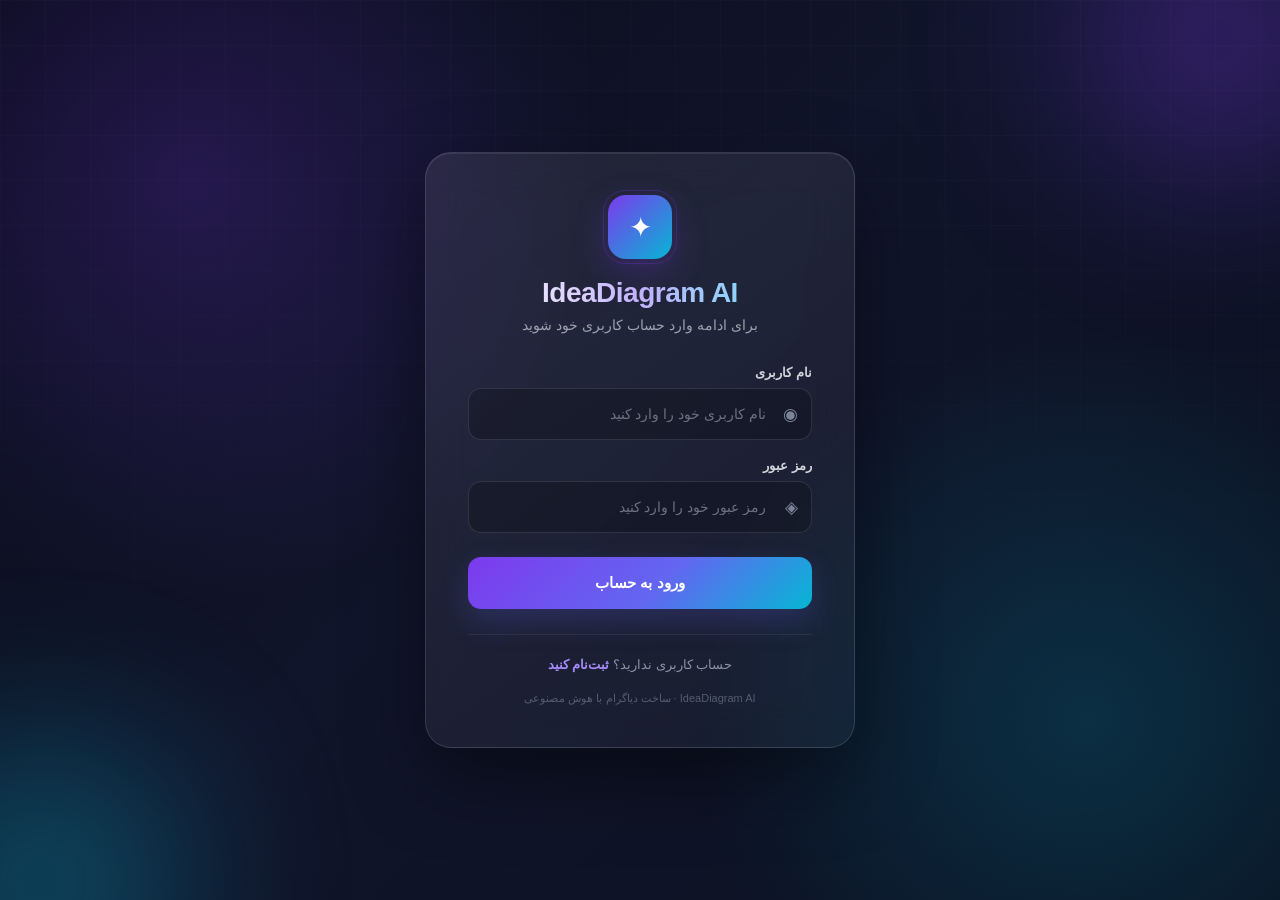
<file: frontend/login.html>
<!DOCTYPE html>
<html lang="fa" dir="rtl">

<head>
    <meta charset="UTF-8">
    <meta name="viewport" content="width=device-width, initial-scale=1.0">

    <title>ورود | IdeaDiagram AI</title>

    <style>
        /* =====================================================
           RESET
        ===================================================== */

        * {
            margin: 0;
            padding: 0;
            box-sizing: border-box;
        }


        /* =====================================================
           BODY
        ===================================================== */

        body {
            min-height: 100vh;

            font-family:
                'Segoe UI',
                Tahoma,
                Arial,
                sans-serif;

            color: #ffffff;

            background:
                radial-gradient(
                    circle at 15% 20%,
                    rgba(124, 58, 237, 0.22),
                    transparent 32%
                ),
                radial-gradient(
                    circle at 85% 80%,
                    rgba(6, 182, 212, 0.18),
                    transparent 30%
                ),
                linear-gradient(
                    135deg,
                    #080b18 0%,
                    #11152b 45%,
                    #0a1020 100%
                );

            display: flex;
            align-items: center;
            justify-content: center;

            padding: 24px;

            overflow: hidden;

            position: relative;
        }


        /* =====================================================
           BACKGROUND GRID
        ===================================================== */

        body::before {
            content: "";

            position: fixed;
            inset: 0;

            background-image:
                linear-gradient(
                    rgba(255,255,255,0.025) 1px,
                    transparent 1px
                ),
                linear-gradient(
                    90deg,
                    rgba(255,255,255,0.025) 1px,
                    transparent 1px
                );

            background-size: 45px 45px;

            mask-image: linear-gradient(
                to bottom,
                rgba(0,0,0,0.8),
                transparent
            );

            pointer-events: none;
        }


        /* =====================================================
           GLOW CIRCLES
        ===================================================== */

        .glow {
            position: fixed;

            width: 280px;
            height: 280px;

            border-radius: 50%;

            filter: blur(90px);

            pointer-events: none;

            opacity: 0.35;
        }

        .glow-one {
            background: #7c3aed;

            top: -100px;
            right: -80px;
        }

        .glow-two {
            background: #06b6d4;

            bottom: -120px;
            left: -100px;
        }


        /* =====================================================
           LOGIN CARD
        ===================================================== */

        .login-box {
            width: 430px;
            max-width: 100%;

            padding: 42px;

            background:
                linear-gradient(
                    145deg,
                    rgba(255,255,255,0.085),
                    rgba(255,255,255,0.035)
                );

            border: 1px solid rgba(255,255,255,0.12);

            border-radius: 26px;

            backdrop-filter: blur(22px);
            -webkit-backdrop-filter: blur(22px);

            box-shadow:
                0 30px 80px rgba(0,0,0,0.45),
                inset 0 1px 0 rgba(255,255,255,0.08);

            position: relative;

            z-index: 2;

            animation: cardAppear 0.6s ease;
        }


        @keyframes cardAppear {

            from {
                opacity: 0;
                transform: translateY(20px) scale(0.98);
            }

            to {
                opacity: 1;
                transform: translateY(0) scale(1);
            }
        }


        /* =====================================================
           LOGO
        ===================================================== */

        .logo {
            width: 64px;
            height: 64px;

            margin: 0 auto 18px;

            display: flex;
            align-items: center;
            justify-content: center;

            border-radius: 18px;

            font-size: 28px;

            background:
                linear-gradient(
                    135deg,
                    #7c3aed,
                    #06b6d4
                );

            box-shadow:
                0 12px 35px rgba(124,58,237,0.28);

            position: relative;
        }


        .logo::after {
            content: "";

            position: absolute;
            inset: -5px;

            border-radius: 22px;

            border: 1px solid rgba(124,58,237,0.25);
        }


        /* =====================================================
           TITLE
        ===================================================== */

        .brand-title {
            text-align: center;

            font-size: 28px;
            font-weight: 800;

            letter-spacing: -0.5px;

            background:
                linear-gradient(
                    90deg,
                    #ffffff,
                    #c4b5fd,
                    #67e8f9
                );

            -webkit-background-clip: text;
            background-clip: text;

            -webkit-text-fill-color: transparent;
        }


        .subtitle {
            text-align: center;

            color: #9ca3af;

            font-size: 14px;

            margin-top: 8px;
            margin-bottom: 32px;
        }


        /* =====================================================
           FORM
        ===================================================== */

        .input-group {
            margin-bottom: 18px;
        }


        .input-group label {
            display: block;

            margin-bottom: 8px;

            color: #d1d5db;

            font-size: 13px;
            font-weight: 600;
        }


        .input-wrapper {
            position: relative;
        }


        .input-icon {
            position: absolute;

            right: 14px;
            top: 50%;

            transform: translateY(-50%);

            color: #7c8497;

            font-size: 17px;

            pointer-events: none;
        }


        input {
            width: 100%;

            height: 52px;

            padding:
                0 45px
                0 14px;

            border-radius: 13px;

            border: 1px solid rgba(255,255,255,0.11);

            background: rgba(0,0,0,0.22);

            color: #ffffff;

            font-family: inherit;

            font-size: 14px;

            outline: none;

            transition:
                border-color 0.25s,
                box-shadow 0.25s,
                background 0.25s;
        }


        input::placeholder {
            color: #6b7280;
        }


        input:focus {
            border-color: rgba(124,58,237,0.75);

            background: rgba(0,0,0,0.30);

            box-shadow:
                0 0 0 3px rgba(124,58,237,0.12),
                0 8px 25px rgba(0,0,0,0.15);
        }


        /* =====================================================
           LOGIN BUTTON
        ===================================================== */

        button {
            width: 100%;

            height: 52px;

            margin-top: 6px;

            border: none;

            border-radius: 13px;

            background:
                linear-gradient(
                    135deg,
                    #7c3aed,
                    #6366f1 55%,
                    #06b6d4
                );

            color: white;

            font-family: inherit;

            font-size: 15px;
            font-weight: 700;

            cursor: pointer;

            box-shadow:
                0 12px 30px rgba(99,102,241,0.22);

            transition:
                transform 0.2s,
                box-shadow 0.2s,
                opacity 0.2s;
        }


        button:hover {
            transform: translateY(-2px);

            box-shadow:
                0 16px 38px rgba(99,102,241,0.32);
        }


        button:active {
            transform: translateY(0);
        }


        button:disabled {
            opacity: 0.55;

            cursor: not-allowed;

            transform: none;
        }


        /* =====================================================
           LOADING
        ===================================================== */

        .loading {
            display: none;

            align-items: center;
            justify-content: center;

            gap: 9px;

            margin-top: 16px;

            color: #a5b4fc;

            font-size: 13px;
        }


        .loading.active {
            display: flex;
        }


        .spinner {
            width: 17px;
            height: 17px;

            border: 2px solid rgba(255,255,255,0.18);

            border-top-color: #a5b4fc;

            border-radius: 50%;

            animation: spin 0.8s linear infinite;
        }


        @keyframes spin {

            to {
                transform: rotate(360deg);
            }
        }


        /* =====================================================
           ERROR
        ===================================================== */

        .error {
            display: none;

            margin-top: 15px;

            padding: 12px 14px;

            border-radius: 11px;

            background: rgba(239,68,68,0.08);

            border: 1px solid rgba(239,68,68,0.22);

            color: #fca5a5;

            font-size: 13px;

            text-align: center;
        }


        .error.active {
            display: block;

            animation: messageAppear 0.25s ease;
        }


        @keyframes messageAppear {

            from {
                opacity: 0;
                transform: translateY(-4px);
            }

            to {
                opacity: 1;
                transform: translateY(0);
            }
        }


        /* =====================================================
           REGISTER LINK
        ===================================================== */

        .link {
            text-align: center;

            margin-top: 25px;

            padding-top: 22px;

            border-top:
                1px solid rgba(255,255,255,0.07);

            color: #8b93a5;

            font-size: 13px;
        }


        .link a {
            color: #a78bfa;

            text-decoration: none;

            font-weight: 700;

            transition: color 0.2s;
        }


        .link a:hover {
            color: #67e8f9;
        }


        /* =====================================================
           FOOTER
        ===================================================== */

        .footer-text {
            text-align: center;

            margin-top: 20px;

            color: #555d70;

            font-size: 11px;
        }


        /* =====================================================
           MOBILE
        ===================================================== */

        @media (max-width: 480px) {

            body {
                padding: 16px;
            }

            .login-box {
                padding: 30px 22px;

                border-radius: 22px;
            }

            .brand-title {
                font-size: 24px;
            }

            .logo {
                width: 58px;
                height: 58px;

                font-size: 24px;
            }
        }

    </style>
</head>


<body>

    <div class="glow glow-one"></div>
    <div class="glow glow-two"></div>


    <div class="login-box">

        <div class="logo">
            ✦
        </div>

        <h1 class="brand-title">
            IdeaDiagram AI
        </h1>

        <p class="subtitle">
            برای ادامه وارد حساب کاربری خود شوید
        </p>


        <div class="input-group">

            <label for="username">
                نام کاربری
            </label>

            <div class="input-wrapper">

                <span class="input-icon">
                    ◉
                </span>

                <input
                    type="text"
                    id="username"
                    placeholder="نام کاربری خود را وارد کنید"
                    autocomplete="username"
                >

            </div>

        </div>


        <div class="input-group">

            <label for="password">
                رمز عبور
            </label>

            <div class="input-wrapper">

                <span class="input-icon">
                    ◈
                </span>

                <input
                    type="password"
                    id="password"
                    placeholder="رمز عبور خود را وارد کنید"
                    autocomplete="current-password"
                >

            </div>

        </div>


        <button id="loginBtn" onclick="login()">
            ورود به حساب
        </button>


        <div class="loading" id="loading">

            <span class="spinner"></span>

            <span>
                در حال ورود...
            </span>

        </div>


        <div class="error" id="error"></div>


        <div class="link">

            حساب کاربری ندارید؟

            <a href="register.html">
                ثبت‌نام کنید
            </a>

        </div>


        <div class="footer-text">
            IdeaDiagram AI · ساخت دیاگرام با هوش مصنوعی
        </div>

    </div>


    <script>

        /* =====================================================
           API
        ===================================================== */

        const API_URL =
            window.location.hostname === 'localhost'
                ? 'http://localhost:54321/api/v1'
                : 'https://diagram-api-nrt3.onrender.com/api/v1';


        /* =====================================================
           LOGIN
        ===================================================== */

        async function login() {

            const username =
                document
                    .getElementById('username')
                    .value
                    .trim();

            const password =
                document
                    .getElementById('password')
                    .value
                    .trim();


            if (!username || !password) {

                showError(
                    'لطفاً نام کاربری و رمز عبور را وارد کنید'
                );

                return;
            }


            const btn =
                document.getElementById('loginBtn');

            const loading =
                document.getElementById('loading');


            btn.disabled = true;

            loading.classList.add('active');

            hideError();


            try {

                const formData =
                    new URLSearchParams();

                formData.append(
                    'username',
                    username
                );

                formData.append(
                    'password',
                    password
                );


                const response =
                    await fetch(
                        `${API_URL}/auth/login`,
                        {
                            method: 'POST',

                            headers: {
                                'Content-Type':
                                    'application/x-www-form-urlencoded'
                            },

                            body: formData
                        }
                    );


                if (!response.ok) {

                    const err =
                        await response.json();

                    throw new Error(
                        err.detail ||
                        'خطا در ورود'
                    );
                }


                const data =
                    await response.json();


                localStorage.setItem(
                    'token',
                    data.access_token
                );

                localStorage.setItem(
                    'username',
                    username
                );


                window.location.href =
                    'index.html';


            } catch (err) {

                showError(
                    err.message
                );

            } finally {

                btn.disabled = false;

                loading.classList.remove(
                    'active'
                );
            }
        }


        /* =====================================================
           ERROR
        ===================================================== */

        function showError(msg) {

            const error =
                document.getElementById('error');

            error.textContent =
                '❌ ' + msg;

            error.classList.add('active');
        }


        function hideError() {

            document
                .getElementById('error')
                .classList.remove('active');
        }


        /* =====================================================
           ENTER KEY
        ===================================================== */

        document.addEventListener(
            'keydown',
            function (e) {

                if (e.key === 'Enter') {
                    login();
                }

            }
        );

    </script>

</body>

</html>
</file>
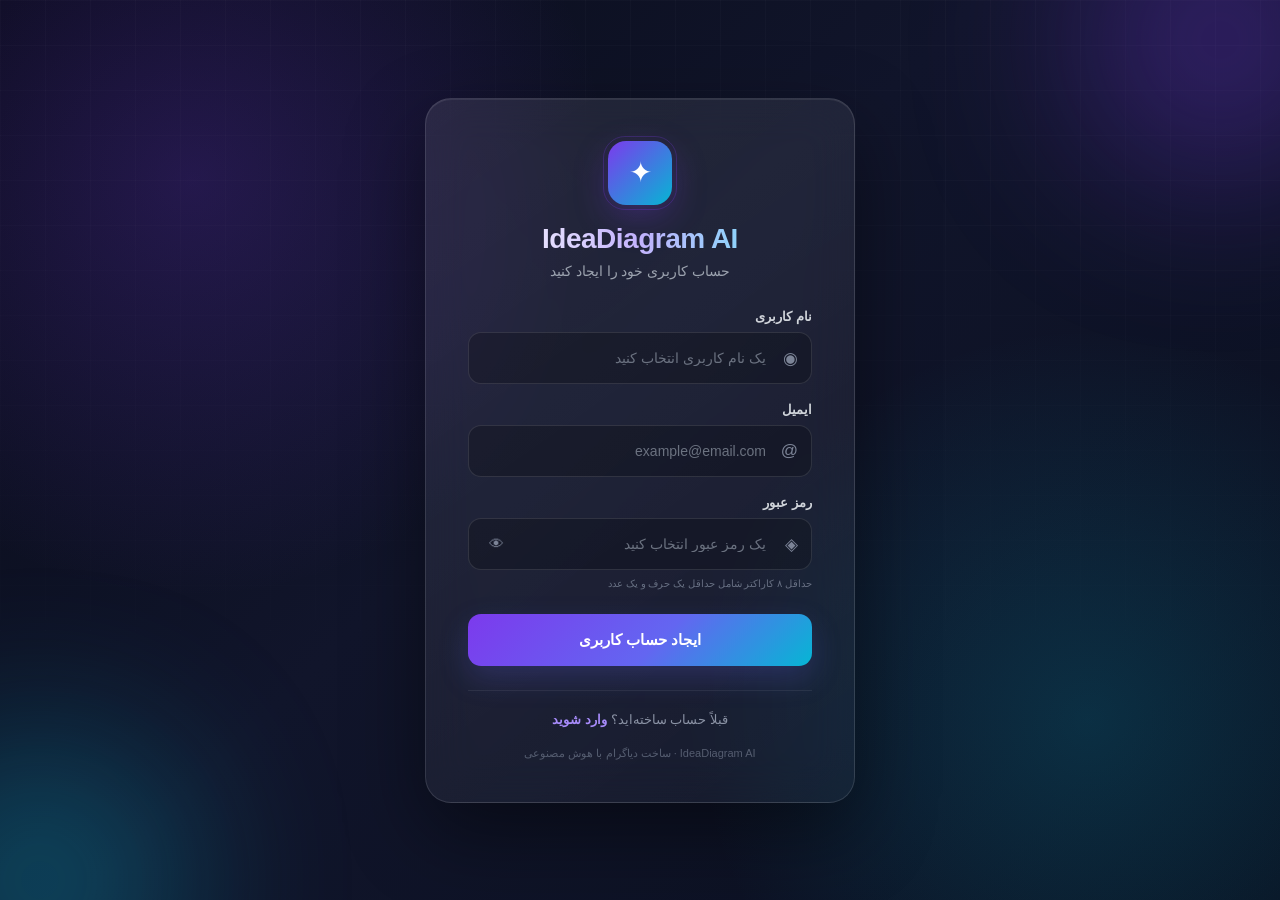
<file: frontend/register.html>
<!DOCTYPE html>
<html lang="fa" dir="rtl">

<head>

    <meta charset="UTF-8">

    <meta
        name="viewport"
        content="width=device-width, initial-scale=1.0"
    >

    <title>ثبت‌نام | IdeaDiagram AI</title>


    <style>

        /* =====================================================
           RESET
        ===================================================== */

        * {
            margin: 0;
            padding: 0;
            box-sizing: border-box;
        }


        /* =====================================================
           BODY
        ===================================================== */

        body {

            min-height: 100vh;

            font-family:
                'Segoe UI',
                Tahoma,
                Arial,
                sans-serif;

            color: white;

            background:
                radial-gradient(
                    circle at 15% 20%,
                    rgba(124, 58, 237, 0.22),
                    transparent 32%
                ),
                radial-gradient(
                    circle at 85% 80%,
                    rgba(6, 182, 212, 0.18),
                    transparent 30%
                ),
                linear-gradient(
                    135deg,
                    #080b18 0%,
                    #11152b 45%,
                    #0a1020 100%
                );

            display: flex;

            align-items: center;

            justify-content: center;

            padding: 24px;

            overflow: hidden;

            position: relative;
        }


        /* =====================================================
           BACKGROUND GRID
        ===================================================== */

        body::before {

            content: "";

            position: fixed;

            inset: 0;

            background-image:
                linear-gradient(
                    rgba(255,255,255,0.025) 1px,
                    transparent 1px
                ),
                linear-gradient(
                    90deg,
                    rgba(255,255,255,0.025) 1px,
                    transparent 1px
                );

            background-size: 45px 45px;

            mask-image:
                linear-gradient(
                    to bottom,
                    rgba(0,0,0,0.8),
                    transparent
                );

            pointer-events: none;
        }


        /* =====================================================
           GLOW
        ===================================================== */

        .glow {

            position: fixed;

            width: 280px;
            height: 280px;

            border-radius: 50%;

            filter: blur(90px);

            pointer-events: none;

            opacity: 0.35;
        }


        .glow-one {

            background: #7c3aed;

            top: -100px;
            right: -80px;
        }


        .glow-two {

            background: #06b6d4;

            bottom: -120px;
            left: -100px;
        }


        /* =====================================================
           REGISTER CARD
        ===================================================== */

        .register-box {

            width: 430px;

            max-width: 100%;

            padding: 42px;

            background:
                linear-gradient(
                    145deg,
                    rgba(255,255,255,0.085),
                    rgba(255,255,255,0.035)
                );

            border:
                1px solid rgba(255,255,255,0.12);

            border-radius: 26px;

            backdrop-filter: blur(22px);

            -webkit-backdrop-filter: blur(22px);

            box-shadow:
                0 30px 80px rgba(0,0,0,0.45),
                inset 0 1px 0 rgba(255,255,255,0.08);

            position: relative;

            z-index: 2;

            animation:
                cardAppear 0.6s ease;
        }


        @keyframes cardAppear {

            from {
                opacity: 0;

                transform:
                    translateY(20px)
                    scale(0.98);
            }

            to {
                opacity: 1;

                transform:
                    translateY(0)
                    scale(1);
            }
        }


        /* =====================================================
           LOGO
        ===================================================== */

        .logo {

            width: 64px;

            height: 64px;

            margin:
                0 auto 18px;

            display: flex;

            align-items: center;

            justify-content: center;

            border-radius: 18px;

            font-size: 28px;

            background:
                linear-gradient(
                    135deg,
                    #7c3aed,
                    #06b6d4
                );

            box-shadow:
                0 12px 35px
                rgba(124,58,237,0.28);

            position: relative;
        }


        .logo::after {

            content: "";

            position: absolute;

            inset: -5px;

            border-radius: 22px;

            border:
                1px solid
                rgba(124,58,237,0.25);
        }


        /* =====================================================
           TITLE
        ===================================================== */

        .brand-title {

            text-align: center;

            font-size: 28px;

            font-weight: 800;

            letter-spacing: -0.5px;

            background:
                linear-gradient(
                    90deg,
                    #ffffff,
                    #c4b5fd,
                    #67e8f9
                );

            -webkit-background-clip: text;

            background-clip: text;

            -webkit-text-fill-color: transparent;
        }


        .subtitle {

            text-align: center;

            color: #9ca3af;

            font-size: 14px;

            margin-top: 8px;

            margin-bottom: 30px;
        }


        /* =====================================================
           INPUT GROUP
        ===================================================== */

        .input-group {

            margin-bottom: 18px;
        }


        .input-group label {

            display: block;

            margin-bottom: 8px;

            color: #d1d5db;

            font-size: 13px;

            font-weight: 600;
        }


        .input-wrapper {

            position: relative;
        }


        .input-icon {

            position: absolute;

            right: 14px;

            top: 50%;

            transform:
                translateY(-50%);

            color: #7c8497;

            font-size: 17px;

            pointer-events: none;

            z-index: 2;
        }


        input {

            width: 100%;

            height: 52px;

            padding:
                0 45px
                0 45px;

            border-radius: 13px;

            border:
                1px solid
                rgba(255,255,255,0.11);

            background:
                rgba(0,0,0,0.22);

            color: white;

            font-family: inherit;

            font-size: 14px;

            outline: none;

            transition:
                border-color 0.25s,
                box-shadow 0.25s,
                background 0.25s;
        }


        input::placeholder {

            color: #6b7280;
        }


        input:focus {

            border-color:
                rgba(124,58,237,0.75);

            background:
                rgba(0,0,0,0.30);

            box-shadow:
                0 0 0 3px
                rgba(124,58,237,0.12),
                0 8px 25px
                rgba(0,0,0,0.15);
        }


        /* =====================================================
           VALID / INVALID INPUT
        ===================================================== */

        input.valid {

            border-color:
                rgba(34,197,94,0.55);
        }


        input.invalid {

            border-color:
                rgba(239,68,68,0.65);

            box-shadow:
                0 0 0 3px
                rgba(239,68,68,0.07);
        }


        /* =====================================================
           FIELD ERROR
        ===================================================== */

        .field-error {

            min-height: 0;

            margin-top: 5px;

            color: #fca5a5;

            font-size: 11px;

            line-height: 1.6;

            opacity: 0;

            transform: translateY(-3px);

            transition:
                opacity 0.2s,
                transform 0.2s;
        }


        .field-error.active {

            opacity: 1;

            transform:
                translateY(0);
        }


        /* =====================================================
           PASSWORD TOGGLE
        ===================================================== */

        .password-toggle {

            position: absolute;

            left: 13px;

            top: 50%;

            transform:
                translateY(-50%);

            width: 30px;

            height: 30px;

            padding: 0;

            margin: 0;

            border: none;

            background: transparent;

            color: #7c8497;

            box-shadow: none;

            font-size: 15px;

            cursor: pointer;

            z-index: 3;
        }


        .password-toggle:hover {

            transform:
                translateY(-50%);

            box-shadow: none;

            color: #c4b5fd;
        }


        /* =====================================================
           PASSWORD HINT
        ===================================================== */

        .password-hint {

            color: #687083;

            font-size: 10px;

            line-height: 1.7;

            margin-top: 5px;
        }


        /* =====================================================
           REGISTER BUTTON
        ===================================================== */

        #registerBtn {

            width: 100%;

            height: 52px;

            margin-top: 4px;

            border: none;

            border-radius: 13px;

            background:
                linear-gradient(
                    135deg,
                    #7c3aed,
                    #6366f1 55%,
                    #06b6d4
                );

            color: white;

            font-family: inherit;

            font-size: 15px;

            font-weight: 700;

            cursor: pointer;

            box-shadow:
                0 12px 30px
                rgba(99,102,241,0.22);

            transition:
                transform 0.2s,
                box-shadow 0.2s,
                opacity 0.2s;
        }


        #registerBtn:hover {

            transform:
                translateY(-2px);

            box-shadow:
                0 16px 38px
                rgba(99,102,241,0.32);
        }


        #registerBtn:active {

            transform:
                translateY(0);
        }


        #registerBtn:disabled {

            opacity: 0.55;

            cursor: not-allowed;

            transform: none;
        }


        /* =====================================================
           ERROR MESSAGE
        ===================================================== */

        .error {

            display: none;

            margin-top: 15px;

            padding: 12px 14px;

            border-radius: 11px;

            background:
                rgba(239,68,68,0.08);

            border:
                1px solid
                rgba(239,68,68,0.22);

            color: #fca5a5;

            font-size: 13px;

            text-align: center;
        }


        .error.active {

            display: block;

            animation:
                messageAppear 0.25s ease;
        }


        /* =====================================================
           SUCCESS MESSAGE
        ===================================================== */

        .success {

            display: none;

            margin-top: 15px;

            padding: 12px 14px;

            border-radius: 11px;

            background:
                rgba(34,197,94,0.08);

            border:
                1px solid
                rgba(34,197,94,0.22);

            color: #86efac;

            font-size: 13px;

            text-align: center;
        }


        .success.active {

            display: block;

            animation:
                messageAppear 0.25s ease;
        }


        @keyframes messageAppear {

            from {

                opacity: 0;

                transform:
                    translateY(-4px);
            }

            to {

                opacity: 1;

                transform:
                    translateY(0);
            }
        }


        /* =====================================================
           LOGIN LINK
        ===================================================== */

        .link {

            text-align: center;

            margin-top: 24px;

            padding-top: 21px;

            border-top:
                1px solid
                rgba(255,255,255,0.07);

            color: #8b93a5;

            font-size: 13px;
        }


        .link a {

            color: #a78bfa;

            text-decoration: none;

            font-weight: 700;

            transition:
                color 0.2s;
        }


        .link a:hover {

            color: #67e8f9;
        }


        /* =====================================================
           FOOTER
        ===================================================== */

        .footer-text {

            text-align: center;

            margin-top: 20px;

            color: #555d70;

            font-size: 11px;
        }


        /* =====================================================
           MOBILE
        ===================================================== */

        @media (max-width: 480px) {

            body {
                padding: 16px;
            }

            .register-box {

                padding:
                    30px 22px;

                border-radius: 22px;
            }

            .brand-title {
                font-size: 24px;
            }

            .logo {

                width: 58px;
                height: 58px;

                font-size: 24px;
            }
        }

    </style>

</head>


<body>

    <div class="glow glow-one"></div>

    <div class="glow glow-two"></div>


    <div class="register-box">

        <div class="logo">
            ✦
        </div>


        <h1 class="brand-title">
            IdeaDiagram AI
        </h1>


        <p class="subtitle">
            حساب کاربری خود را ایجاد کنید
        </p>


        <!-- =================================================
             USERNAME
        ================================================== -->

        <div class="input-group">

            <label for="username">
                نام کاربری
            </label>

            <div class="input-wrapper">

                <span class="input-icon">
                    ◉
                </span>

                <input
                    type="text"
                    id="username"
                    placeholder="یک نام کاربری انتخاب کنید"
                    autocomplete="username"
                    maxlength="30"
                >

            </div>

            <div
                class="field-error"
                id="usernameError"
            ></div>

        </div>


        <!-- =================================================
             EMAIL
        ================================================== -->

        <div class="input-group">

            <label for="email">
                ایمیل
            </label>

            <div class="input-wrapper">

                <span class="input-icon">
                    @
                </span>

                <input
                    type="email"
                    id="email"
                    placeholder="example@email.com"
                    autocomplete="email"
                    maxlength="100"
                >

            </div>

            <div
                class="field-error"
                id="emailError"
            ></div>

        </div>


        <!-- =================================================
             PASSWORD
        ================================================== -->

        <div class="input-group">

            <label for="password">
                رمز عبور
            </label>

            <div class="input-wrapper">

                <span class="input-icon">
                    ◈
                </span>

                <input
                    type="password"
                    id="password"
                    placeholder="یک رمز عبور انتخاب کنید"
                    autocomplete="new-password"
                    maxlength="128"
                >

                <button
                    type="button"
                    class="password-toggle"
                    id="passwordToggle"
                    onclick="togglePassword()"
                    aria-label="نمایش رمز عبور"
                >
                    👁
                </button>

            </div>

            <div
                class="password-hint"
            >
                حداقل ۸ کاراکتر شامل حداقل یک حرف و یک عدد
            </div>

            <div
                class="field-error"
                id="passwordError"
            ></div>

        </div>


        <!-- =================================================
             REGISTER BUTTON
        ================================================== -->

        <button
            id="registerBtn"
            onclick="register()"
        >
            ایجاد حساب کاربری
        </button>


        <!-- =================================================
             GLOBAL ERROR
        ================================================== -->

        <div
            class="error"
            id="error"
        ></div>


        <!-- =================================================
             SUCCESS
        ================================================== -->

        <div
            class="success"
            id="success"
        ></div>


        <!-- =================================================
             LOGIN LINK
        ================================================== -->

        <div class="link">

            قبلاً حساب ساخته‌اید؟

            <a href="login.html">
                وارد شوید
            </a>

        </div>


        <div class="footer-text">
            IdeaDiagram AI · ساخت دیاگرام با هوش مصنوعی
        </div>

    </div>


    <script>

        /* =====================================================
           API
        ===================================================== */

        const API_URL =
            window.location.hostname === 'localhost'
                ? 'http://localhost:54321/api/v1'
                : 'https://diagram-api-nrt3.onrender.com/api/v1';


        /* =====================================================
           ELEMENTS
        ===================================================== */

        const usernameInput =
            document.getElementById('username');

        const emailInput =
            document.getElementById('email');

        const passwordInput =
            document.getElementById('password');

        const registerBtn =
            document.getElementById('registerBtn');


        /* =====================================================
           VALIDATION RULES
        ===================================================== */

        const usernameRegex =
            /^[a-zA-Z0-9_-]+$/;


        const emailRegex =
            /^[^\s@]+@[^\s@]+\.[^\s@]{2,}$/;


        const passwordLetterRegex =
            /[A-Za-z]/;


        const passwordNumberRegex =
            /[0-9]/;


        /* =====================================================
           USERNAME VALIDATION
        ===================================================== */

        function validateUsername() {

            const username =
                usernameInput.value.trim();


            if (!username) {

                setFieldError(
                    usernameInput,
                    'usernameError',
                    'نام کاربری را وارد کنید'
                );

                return false;
            }


            if (username.length < 3) {

                setFieldError(
                    usernameInput,
                    'usernameError',
                    'نام کاربری باید حداقل ۳ کاراکتر باشد'
                );

                return false;
            }


            if (!usernameRegex.test(username)) {

                setFieldError(
                    usernameInput,
                    'usernameError',
                    'نام کاربری فقط می‌تواند شامل حروف انگلیسی، عدد، _ و - باشد'
                );

                return false;
            }


            setFieldValid(
                usernameInput,
                'usernameError'
            );

            return true;
        }


        /* =====================================================
           EMAIL VALIDATION
        ===================================================== */

        function validateEmail() {

            const email =
                emailInput.value.trim();


            if (!email) {

                setFieldError(
                    emailInput,
                    'emailError',
                    'ایمیل را وارد کنید'
                );

                return false;
            }


            if (!emailRegex.test(email)) {

                setFieldError(
                    emailInput,
                    'emailError',
                    'لطفاً یک ایمیل معتبر وارد کنید'
                );

                return false;
            }


            setFieldValid(
                emailInput,
                'emailError'
            );

            return true;
        }


        /* =====================================================
           PASSWORD VALIDATION
        ===================================================== */

        function validatePassword() {

            const password =
                passwordInput.value;


            if (!password) {

                setFieldError(
                    passwordInput,
                    'passwordError',
                    'رمز عبور را وارد کنید'
                );

                return false;
            }


            if (password.length < 8) {

                setFieldError(
                    passwordInput,
                    'passwordError',
                    'رمز عبور باید حداقل ۸ کاراکتر باشد'
                );

                return false;
            }


            if (/\s/.test(password)) {

                setFieldError(
                    passwordInput,
                    'passwordError',
                    'رمز عبور نباید شامل فاصله باشد'
                );

                return false;
            }


            if (!passwordLetterRegex.test(password)) {

                setFieldError(
                    passwordInput,
                    'passwordError',
                    'رمز عبور باید حداقل یک حرف انگلیسی داشته باشد'
                );

                return false;
            }


            if (!passwordNumberRegex.test(password)) {

                setFieldError(
                    passwordInput,
                    'passwordError',
                    'رمز عبور باید حداقل یک عدد داشته باشد'
                );

                return false;
            }


            setFieldValid(
                passwordInput,
                'passwordError'
            );

            return true;
        }


        /* =====================================================
           FIELD ERROR
        ===================================================== */

        function setFieldError(
            input,
            errorId,
            message
        ) {

            input.classList.remove('valid');

            input.classList.add('invalid');


            const error =
                document.getElementById(errorId);


            error.textContent =
                message;

            error.classList.add('active');
        }


        /* =====================================================
           FIELD VALID
        ===================================================== */

        function setFieldValid(
            input,
            errorId
        ) {

            input.classList.remove('invalid');

            input.classList.add('valid');


            const error =
                document.getElementById(errorId);


            error.textContent = '';

            error.classList.remove('active');
        }


        /* =====================================================
           CLEAR FIELD STATE
        ===================================================== */

        function clearFieldState(
            input,
            errorId
        ) {

            input.classList.remove(
                'valid',
                'invalid'
            );


            const error =
                document.getElementById(errorId);


            error.textContent = '';

            error.classList.remove(
                'active'
            );
        }


        /* =====================================================
           LIVE VALIDATION
        ===================================================== */

        usernameInput.addEventListener(
            'blur',
            validateUsername
        );


        emailInput.addEventListener(
            'blur',
            validateEmail
        );


        passwordInput.addEventListener(
            'blur',
            validatePassword
        );


        usernameInput.addEventListener(
            'input',
            function () {

                if (
                    usernameInput.classList.contains(
                        'invalid'
                    )
                ) {
                    validateUsername();
                }

            }
        );


        emailInput.addEventListener(
            'input',
            function () {

                if (
                    emailInput.classList.contains(
                        'invalid'
                    )
                ) {
                    validateEmail();
                }

            }
        );


        passwordInput.addEventListener(
            'input',
            function () {

                if (
                    passwordInput.classList.contains(
                        'invalid'
                    )
                ) {
                    validatePassword();
                }

            }
        );


        /* =====================================================
           PASSWORD VISIBILITY
        ===================================================== */

        function togglePassword() {

            const toggle =
                document.getElementById(
                    'passwordToggle'
                );


            if (
                passwordInput.type ===
                'password'
            ) {

                passwordInput.type =
                    'text';

                toggle.textContent =
                    '🙈';

                toggle.setAttribute(
                    'aria-label',
                    'مخفی کردن رمز عبور'
                );

            } else {

                passwordInput.type =
                    'password';

                toggle.textContent =
                    '👁';

                toggle.setAttribute(
                    'aria-label',
                    'نمایش رمز عبور'
                );
            }
        }


        /* =====================================================
           REGISTER
        ===================================================== */

        async function register() {

            hideMessages();


            const usernameValid =
                validateUsername();


            const emailValid =
                validateEmail();


            const passwordValid =
                validatePassword();


            if (
                !usernameValid ||
                !emailValid ||
                !passwordValid
            ) {

                showError(
                    'لطفاً اطلاعات وارد شده را اصلاح کنید'
                );

                return;
            }


            const username =
                usernameInput.value.trim();


            const email =
                emailInput.value.trim();


            const password =
                passwordInput.value;


            registerBtn.disabled = true;

            registerBtn.textContent =
                'در حال ایجاد حساب...';


            try {

                const response =
                    await fetch(
                        `${API_URL}/auth/register`,
                        {
                            method: 'POST',

                            headers: {
                                'Content-Type':
                                    'application/json'
                            },

                            body: JSON.stringify({
                                username,
                                email,
                                password
                            })
                        }
                    );


                if (!response.ok) {

                    let message =
                        'خطا در ثبت‌نام';


                    try {

                        const err =
                            await response.json();


                        if (
                            typeof err.detail ===
                            'string'
                        ) {

                            message =
                                err.detail;

                        } else if (
                            Array.isArray(
                                err.detail
                            )
                        ) {

                            message =
                                err.detail
                                    .map(
                                        item =>
                                            item.msg
                                    )
                                    .join('، ');
                        }

                    } catch (_) {

                        // اگر پاسخ JSON نبود
                    }


                    throw new Error(
                        message
                    );
                }


                showSuccess(
                    'ثبت‌نام موفق بود! در حال انتقال به صفحه ورود...'
                );


                /*
                 * بعد از موفقیت فرم را قفل می‌کنیم
                 * تا کاربر دوباره درخواست نفرستد.
                 */

                usernameInput.disabled = true;

                emailInput.disabled = true;

                passwordInput.disabled = true;


                registerBtn.disabled = true;


                setTimeout(
                    () => {

                        window.location.href =
                            'login.html';

                    },
                    2000
                );


            } catch (err) {

                showError(
                    err.message ||
                    'خطایی هنگام ثبت‌نام رخ داد'
                );


                registerBtn.disabled = false;

                registerBtn.textContent =
                    'ایجاد حساب کاربری';
            }
        }


        /* =====================================================
           GLOBAL ERROR
        ===================================================== */

        function showError(msg) {

            const error =
                document.getElementById(
                    'error'
                );


            error.textContent =
                '❌ ' + msg;


            error.classList.add(
                'active'
            );
        }


        /* =====================================================
           SUCCESS
        ===================================================== */

        function showSuccess(msg) {

            const success =
                document.getElementById(
                    'success'
                );


            success.textContent =
                '✓ ' + msg;


            success.classList.add(
                'active'
            );
        }


        /* =====================================================
           HIDE MESSAGES
        ===================================================== */

        function hideMessages() {

            document
                .getElementById('error')
                .classList.remove(
                    'active'
                );


            document
                .getElementById('success')
                .classList.remove(
                    'active'
                );
        }


        /* =====================================================
           ENTER KEY
        ===================================================== */

        document.addEventListener(
            'keydown',
            function (e) {

                if (
                    e.key === 'Enter' &&
                    !registerBtn.disabled
                ) {

                    register();
                }

            }
        );

    </script>

</body>

</html>
</file>
